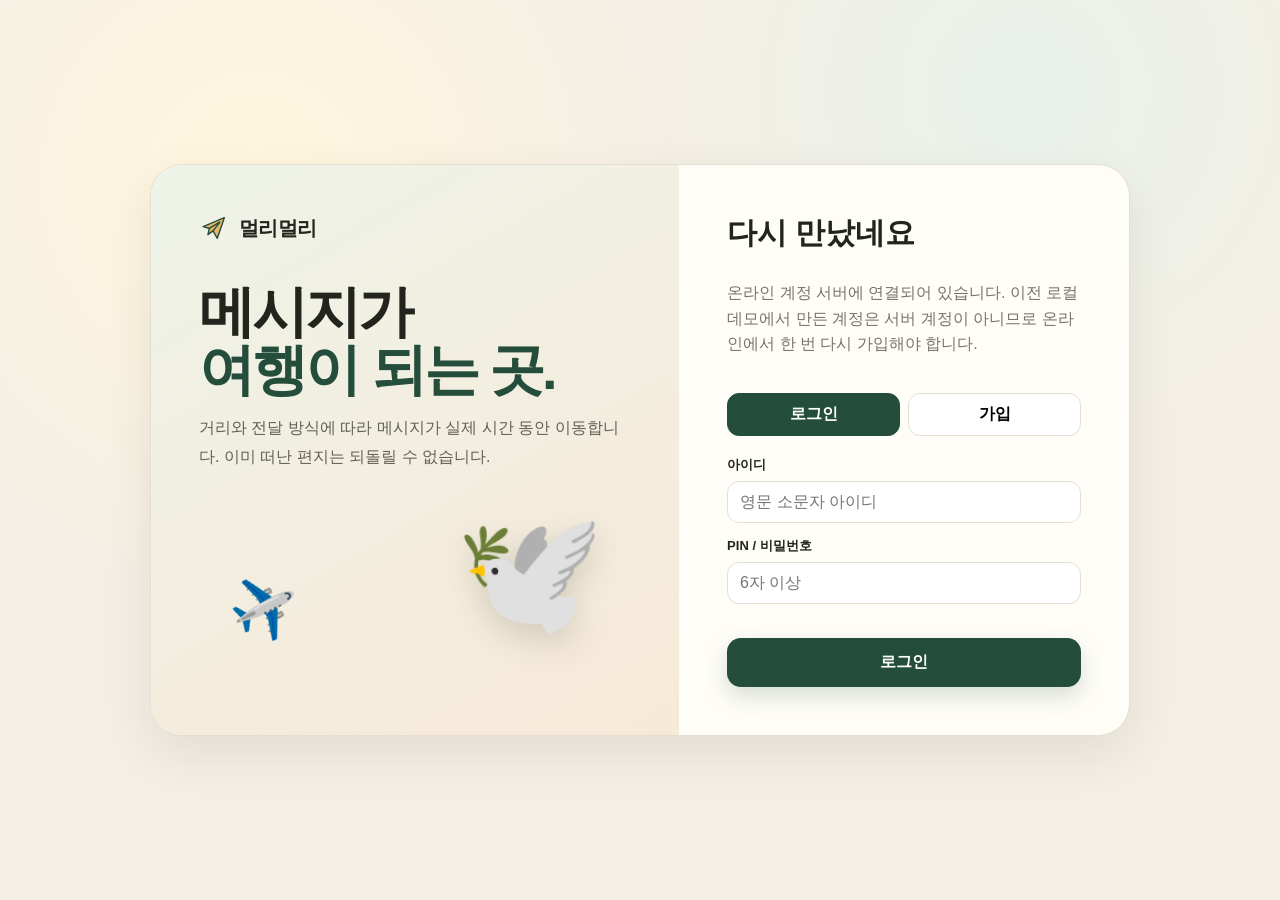
<file: docs/index.html>
<!doctype html>
<html lang="ko">
<head>
  <meta charset="UTF-8" />
  <meta name="viewport" content="width=device-width, initial-scale=1, viewport-fit=cover" />
  <title>멀리멀리 — 메시지가 여행이 되는 메신저</title>
  <meta name="description" content="비둘기, 곤충, 종이비행기, 열차, 타임캡슐 등 50가지 전달자를 골라 거리와 서비스 규칙만큼 실제 시간을 기다리는 메시지 서비스." />
  <meta name="theme-color" content="#f4efe5" />
  <meta name="application-name" content="멀리멀리" />
  <meta name="apple-mobile-web-app-title" content="멀리멀리" />
  <meta name="msapplication-TileColor" content="#f4efe5" />
  <meta name="msapplication-TileImage" content="./assets/mstile-150.png" />
  <meta name="color-scheme" content="light dark" />
  <link rel="canonical" href="https://USERNAME.github.io/REPOSITORY/" />
  <link rel="icon" href="./assets/favicon.ico" sizes="any" />
  <link rel="icon" href="./assets/favicon.svg" type="image/svg+xml" />
  <link rel="icon" href="./assets/favicon-16.png" sizes="16x16" type="image/png" />
  <link rel="icon" href="./assets/favicon-32.png" sizes="32x32" type="image/png" />
  <link rel="apple-touch-icon" href="./assets/apple-touch-icon.png" />
  <link rel="manifest" href="./manifest.webmanifest" />
  <meta property="og:title" content="멀리멀리 — 메시지가 여행이 되는 메신저" />
  <meta property="og:description" content="50가지 전달자 중 하나를 고르면 메시지가 거리, 최소 대기시간, 우회 계수에 따라 실제 시간 동안 여행합니다. 한 번 보낸 편지는 취소할 수 없습니다." />
  <meta property="og:type" content="website" />
  <meta property="og:url" content="https://USERNAME.github.io/REPOSITORY/" />
  <meta property="og:image" content="https://USERNAME.github.io/REPOSITORY/assets/og-image.png" />
  <meta property="og:site_name" content="멀리멀리" />
  <meta name="twitter:card" content="summary_large_image" />
  <meta name="twitter:title" content="멀리멀리 — 메시지가 여행이 되는 메신저" />
  <meta name="twitter:description" content="느리게, 멀리, 도착할 때까지. 50가지 전달자와 타임캡슐로 기다림 자체가 콘텐츠가 되는 메시지." />
  <meta name="twitter:image" content="https://USERNAME.github.io/REPOSITORY/assets/og-image.png" />
  <link rel="stylesheet" href="./styles.css?v=4.4.0" />
  <script type="application/ld+json">
  {"@context":"https://schema.org","@type":"WebApplication","name":"멀리멀리","applicationCategory":"CommunicationApplication","operatingSystem":"Any","description":"거리와 50가지 전달자 규칙을 기반으로 실제 도착 시간을 계산하는 지연 메시지 웹서비스"}
  </script>
  <meta name="mullimulli-build" content="4.4.0" />
</head>
<body>
  <a class="skip-link" href="#main">본문으로 바로가기</a>
  <div id="app"></div>
  <div id="toast-region" class="toast-region" aria-live="polite" aria-atomic="true"></div>
  <script src="./config.js?v=4.4.0"></script>
  <script src="./couriers.generated.js?v=4.4.0"></script>
  <script src="./app.js?v=4.4.0"></script>
</body>
</html>
</file>
<file: docs/styles.css>
:root{
  --bg:#f4efe5;--surface:#fffdf8;--surface-2:#f8f3e9;--ink:#24241f;--muted:#76746a;--line:#e6ded1;
  --primary:#244d3b;--primary-2:#396b55;--accent:#e9ba6e;--danger:#b84a3f;--success:#4c7a55;--info:#52739c;
  --radius-sm:12px;--radius-md:18px;--radius-lg:28px;--shadow:0 18px 48px rgba(58,43,24,.09);
  --space-1:6px;--space-2:10px;--space-3:14px;--space-4:18px;--space-5:24px;--space-6:32px;
  --font:Inter,ui-sans-serif,-apple-system,BlinkMacSystemFont,"Segoe UI","Noto Sans KR",Arial,sans-serif;
}
*{box-sizing:border-box}html{scroll-behavior:smooth}body{margin:0;font-family:var(--font);background:var(--bg);color:var(--ink)}button,input,textarea{font:inherit}button{cursor:pointer}.skip-link{position:fixed;left:12px;top:-60px;z-index:999;background:#111;color:#fff;padding:10px 14px;border-radius:10px}.skip-link:focus{top:12px}
.app-shell{min-height:100vh}.topbar{position:sticky;top:0;z-index:30;height:68px;display:flex;align-items:center;justify-content:space-between;padding:0 clamp(18px,4vw,64px);background:rgba(255,253,248,.9);backdrop-filter:blur(14px);border-bottom:1px solid rgba(230,222,209,.85)}
.brand{display:flex;align-items:center;gap:10px;font-weight:900;font-size:20px;letter-spacing:-.6px}.brand svg{width:30px;height:30px}.nav{display:flex;gap:6px}.nav button,.ghost{border:0;background:transparent;border-radius:999px;padding:10px 14px;color:var(--muted);font-weight:750}.nav button[aria-current="page"],.nav button:hover,.ghost:hover{color:var(--ink);background:var(--surface-2)}.profile-chip{display:flex;align-items:center;gap:9px;border:1px solid var(--line);background:var(--surface);border-radius:999px;padding:7px 10px 7px 8px}.avatar{width:34px;height:34px;border-radius:50%;display:grid;place-items:center;background:#e8dac4;font-size:19px}.status-dot{width:8px;height:8px;border-radius:50%;background:#5b9f66;box-shadow:0 0 0 3px #eaf6ec}
.main{max-width:1440px;margin:0 auto;padding:26px clamp(16px,4vw,58px) 100px}.hero{position:relative;overflow:hidden;display:grid;grid-template-columns:minmax(0,1.12fr) minmax(330px,.88fr);min-height:340px;background:linear-gradient(135deg,#fffdf8 0%,#f5ecdc 52%,#edf3ea 100%);border:1px solid var(--line);border-radius:32px;box-shadow:var(--shadow)}.hero-copy{padding:52px 46px;z-index:2}.hero h1{font-size:clamp(38px,5vw,72px);line-height:1.04;letter-spacing:-3px;margin:0 0 18px}.hero h1 span{color:var(--primary)}.hero p{max-width:620px;color:#666257;font-size:17px;line-height:1.75;margin:0}.hero-actions{display:flex;gap:10px;margin-top:26px}.btn{border:1px solid transparent;border-radius:14px;padding:13px 18px;font-weight:800;transition:.18s transform,.18s box-shadow,.18s background}.btn:focus-visible,.courier-card:focus-visible,.friend-row:focus-visible,input:focus-visible,textarea:focus-visible{outline:3px solid rgba(36,77,59,.25);outline-offset:2px}.btn-primary{background:var(--primary);color:#fff;box-shadow:0 9px 22px rgba(36,77,59,.18)}.btn-primary:hover{transform:translateY(-1px);background:var(--primary-2)}.btn-secondary{background:var(--surface);border-color:var(--line);color:var(--ink)}.btn-danger{background:#fff1ef;color:var(--danger);border-color:#f1cbc5}.hero-art{position:relative;display:grid;place-items:center}.flight-scene{width:min(390px,90%);aspect-ratio:1.25;position:relative}.bird{position:absolute;left:30%;top:23%;font-size:120px;filter:drop-shadow(0 16px 18px rgba(50,60,45,.16));transform:rotate(-8deg)}.envelope{position:absolute;left:47%;top:52%;font-size:62px;transform:rotate(8deg)}.paper{position:absolute;font-size:40px;opacity:.75}.paper.one{left:12%;top:32%;transform:rotate(14deg)}.paper.two{right:6%;top:15%;transform:rotate(-20deg)}.route-line{position:absolute;inset:20% 2% 6% 4%;border:3px dashed rgba(36,77,59,.24);border-left-color:transparent;border-bottom-color:transparent;border-radius:50%;transform:rotate(12deg)}.hero-stat{position:absolute;right:26px;bottom:24px;background:rgba(255,253,248,.91);border:1px solid var(--line);border-radius:18px;padding:14px 16px;box-shadow:var(--shadow);min-width:180px}.hero-stat b{font-size:24px;display:block;margin:4px 0;color:var(--primary)}
.layout{display:grid;grid-template-columns:minmax(0,1fr) 330px;gap:18px;margin-top:18px}.content-stack{display:grid;gap:18px}.side-stack{display:grid;gap:18px;align-content:start}.panel{background:var(--surface);border:1px solid var(--line);border-radius:var(--radius-lg);box-shadow:0 10px 30px rgba(58,43,24,.05);padding:22px}.panel-head{display:flex;align-items:center;justify-content:space-between;gap:12px;margin-bottom:16px}.panel h2,.panel h3{margin:0;letter-spacing:-.6px}.eyebrow{font-size:12px;color:var(--muted);font-weight:800;text-transform:uppercase;letter-spacing:.08em}.demo-badge{display:inline-flex;align-items:center;gap:6px;background:#fff3d9;color:#765a23;border:1px solid #edd39c;border-radius:999px;padding:7px 10px;font-size:12px;font-weight:850}
.courier-row{display:grid;grid-template-columns:repeat(7,minmax(116px,1fr));gap:10px;overflow-x:auto;padding-bottom:4px}.courier-card{border:1px solid var(--line);background:#fff;border-radius:18px;padding:14px 10px;min-height:150px;text-align:center;transition:.18s;border-color,.18s transform,.18s box-shadow;color:var(--ink)}.courier-card:hover{transform:translateY(-2px);box-shadow:0 8px 18px rgba(50,40,20,.07)}.courier-card.selected{border:2px solid var(--primary);background:#f5faf6}.courier-emoji{font-size:38px;display:block;margin-bottom:8px}.courier-name{font-weight:900}.courier-meta{font-size:12px;color:var(--muted);line-height:1.5}.courier-risk{font-size:11px;color:#9b6d35;margin-top:5px}.send-grid{display:grid;grid-template-columns:minmax(0,.9fr) minmax(0,1.1fr);gap:18px}.field{display:grid;gap:7px;margin-bottom:14px}.field label{font-size:13px;font-weight:800}.field input,.field textarea{width:100%;border:1px solid var(--line);border-radius:14px;background:#fff;padding:12px 13px;color:var(--ink)}.field textarea{min-height:138px;resize:vertical;line-height:1.55}.hint{font-size:12px;color:var(--muted);line-height:1.5}.friend-search-results{border:1px solid var(--line);border-radius:14px;overflow:hidden;background:#fff}.friend-row{display:flex;align-items:center;justify-content:space-between;gap:12px;width:100%;border:0;border-bottom:1px solid var(--line);background:#fff;padding:12px;text-align:left}.friend-row:last-child{border-bottom:0}.friend-row:hover{background:#faf7f1}.friend-main{display:flex;align-items:center;gap:10px}.friend-main .avatar{width:38px;height:38px}.friend-main strong{display:block}.friend-main small{color:var(--muted)}.estimate{background:#f7f3e9;border:1px solid var(--line);border-radius:18px;padding:16px;display:grid;gap:9px}.estimate-grid{display:grid;grid-template-columns:repeat(3,1fr);gap:8px}.metric{background:#fff;border:1px solid var(--line);border-radius:14px;padding:11px}.metric span{display:block;font-size:11px;color:var(--muted)}.metric b{display:block;margin-top:4px}.immutable-note{display:flex;gap:9px;align-items:flex-start;background:#fff5ee;border:1px solid #f0d7c5;border-radius:14px;padding:12px;color:#755844;font-size:13px;line-height:1.5}.send-footer{display:flex;justify-content:flex-end;align-items:center;gap:10px;margin-top:14px}.char-count{font-size:12px;color:var(--muted);margin-right:auto}
.journey-list{display:grid;gap:12px}.journey{border:1px solid var(--line);border-radius:18px;padding:15px;background:#fff}.journey-top{display:flex;justify-content:space-between;gap:12px;align-items:flex-start}.journey-title{display:flex;align-items:center;gap:10px}.journey-title .courier-emoji{font-size:28px;margin:0}.journey-title small{display:block;color:var(--muted);margin-top:3px}.pill{display:inline-flex;align-items:center;border-radius:999px;padding:6px 9px;font-size:11px;font-weight:850;white-space:nowrap}.pill.transit{background:#eaf0f7;color:#496887}.pill.delivered{background:#eaf4ea;color:#4d7451}.pill.failed{background:#fde8e6;color:#a1433b}.progress{height:8px;background:#eee8de;border-radius:999px;overflow:hidden;margin:14px 0 8px}.progress>i{display:block;height:100%;background:linear-gradient(90deg,var(--primary),#a3a74f);border-radius:inherit;transition:width .5s}.journey-meta{display:flex;justify-content:space-between;color:var(--muted);font-size:12px;gap:12px}.message-preview{margin-top:12px;padding:12px;border-radius:14px;background:#f8f4ec;line-height:1.55;font-size:13px;white-space:pre-wrap}.locked{filter:blur(4px);user-select:none}.empty{padding:38px 20px;text-align:center;color:var(--muted)}.empty .big{font-size:42px;margin-bottom:8px}.profile-card{display:flex;align-items:center;gap:12px}.profile-card .avatar{width:58px;height:58px;font-size:31px}.profile-card strong{font-size:18px;display:block}.profile-card small{color:var(--muted)}.location-box{margin-top:15px;background:#f7f3e9;border-radius:16px;padding:13px}.location-line{display:flex;align-items:center;justify-content:space-between;gap:10px}.friend-mini-list{display:grid;gap:8px}.friend-mini{display:flex;align-items:center;justify-content:space-between;padding:10px 0;border-bottom:1px solid var(--line)}.friend-mini:last-child{border-bottom:0}.friend-mini .left{display:flex;gap:9px;align-items:center}.friend-mini .avatar{width:34px;height:34px}.stats{display:grid;grid-template-columns:repeat(3,1fr);gap:8px}.stat{text-align:center;background:#f8f4ec;border-radius:14px;padding:12px 8px}.stat b{display:block;font-size:21px;color:var(--primary)}.stat span{font-size:11px;color:var(--muted)}.explain{line-height:1.75;color:#59574f}.explain strong{color:var(--ink)}.section-hidden{display:none!important}
.auth-wrap{min-height:100vh;display:grid;place-items:center;padding:28px;background:radial-gradient(circle at 20% 20%,#fff6dd,transparent 34%),radial-gradient(circle at 80% 10%,#e9f2eb,transparent 28%),var(--bg)}.auth-card{width:min(980px,100%);display:grid;grid-template-columns:1.08fr .92fr;background:var(--surface);border:1px solid var(--line);border-radius:32px;box-shadow:var(--shadow);overflow:hidden}.auth-visual{padding:48px;background:linear-gradient(150deg,#eef3e8,#f7e9d8);min-height:560px;position:relative;overflow:hidden}.auth-visual h1{font-size:56px;letter-spacing:-3px;margin:40px 0 16px;line-height:1.03}.auth-visual p{line-height:1.8;color:#625f55;max-width:480px}.auth-mascot{font-size:120px;position:absolute;right:14%;bottom:16%;filter:drop-shadow(0 12px 16px rgba(30,40,30,.16))}.auth-plane{font-size:48px;position:absolute;left:15%;bottom:17%;transform:rotate(18deg)}.auth-form{padding:48px;display:flex;flex-direction:column;justify-content:center}.auth-form h2{font-size:30px;margin:0 0 10px}.auth-form p{color:var(--muted);line-height:1.6}.auth-tabs{display:flex;gap:8px;margin:20px 0}.auth-tabs button{flex:1;border:1px solid var(--line);background:#fff;border-radius:12px;padding:10px;font-weight:800}.auth-tabs button.active{background:var(--primary);color:#fff;border-color:var(--primary)}.form-error{color:var(--danger);font-size:13px;min-height:20px}.demo-entry{margin-top:14px;padding-top:14px;border-top:1px solid var(--line)}
.toast-region{position:fixed;right:18px;bottom:18px;z-index:100;display:grid;gap:10px}.toast{background:#252721;color:#fff;border-radius:14px;padding:12px 14px;box-shadow:0 14px 30px rgba(0,0,0,.18);max-width:330px;animation:toastIn .25s ease}@keyframes toastIn{from{transform:translateY(8px);opacity:0}to{transform:none;opacity:1}}
.bottom-nav{display:none}.modal-backdrop{position:fixed;inset:0;background:rgba(24,22,19,.38);z-index:60;display:grid;place-items:center;padding:20px}.modal{width:min(520px,100%);background:var(--surface);border:1px solid var(--line);border-radius:24px;box-shadow:var(--shadow);padding:22px}.modal h3{margin:0 0 9px}.modal p{line-height:1.65;color:#5f5c53}.modal-actions{display:flex;justify-content:flex-end;gap:8px;margin-top:18px}
@media(max-width:1100px){.layout{grid-template-columns:1fr}.side-stack{grid-template-columns:repeat(3,1fr)}.hero{grid-template-columns:1fr .75fr}.hero-copy{padding:42px 34px}.send-grid{grid-template-columns:1fr}.courier-row{grid-template-columns:repeat(7,130px)}}
@media(max-width:820px){.topbar{height:60px}.nav{display:none}.profile-chip .profile-text{display:none}.main{padding:14px 12px 92px}.hero{grid-template-columns:1fr;min-height:auto}.hero-copy{padding:32px 24px 16px}.hero h1{font-size:44px;letter-spacing:-2px}.hero-art{min-height:210px}.flight-scene{width:270px}.bird{font-size:82px}.envelope{font-size:44px}.hero-stat{right:14px;bottom:12px}.layout{margin-top:12px;gap:12px}.panel{padding:17px;border-radius:22px}.side-stack{grid-template-columns:1fr}.courier-row{grid-template-columns:repeat(7,120px)}.estimate-grid{grid-template-columns:1fr 1fr}.auth-card{grid-template-columns:1fr}.auth-visual{min-height:330px;padding:30px}.auth-visual h1{font-size:42px;margin:24px 0 12px}.auth-mascot{font-size:80px;right:12%;bottom:8%}.auth-form{padding:30px}.bottom-nav{display:grid;grid-template-columns:repeat(5,1fr);position:fixed;left:10px;right:10px;bottom:10px;z-index:50;background:rgba(255,253,248,.94);backdrop-filter:blur(14px);border:1px solid var(--line);border-radius:18px;box-shadow:0 12px 32px rgba(34,29,20,.13);padding:6px}.bottom-nav button{border:0;background:transparent;border-radius:12px;padding:8px 4px;color:var(--muted);font-size:11px;font-weight:800}.bottom-nav button span{display:block;font-size:19px;margin-bottom:2px}.bottom-nav button.active{background:#f1ede3;color:var(--primary)}}
@media(max-width:430px){.brand span:last-child{display:none}.hero h1{font-size:38px}.hero p{font-size:15px}.hero-actions{flex-direction:column}.hero-art{min-height:190px}.panel-head{align-items:flex-start}.courier-row{grid-template-columns:repeat(7,108px)}.courier-card{min-height:140px;padding:12px 8px}.estimate-grid{grid-template-columns:1fr}.send-footer{flex-wrap:wrap}.send-footer .btn{width:100%}.stats{gap:5px}.stat{padding:10px 3px}.auth-form,.auth-visual{padding:24px}.auth-visual{min-height:280px}.auth-visual h1{font-size:36px}.journey-meta{flex-direction:column;gap:4px}}
@media(prefers-reduced-motion:reduce){*{scroll-behavior:auto!important;transition:none!important;animation:none!important}}
@media(prefers-color-scheme:dark){body.theme-system{--bg:#1d201d;--surface:#242824;--surface-2:#2c312c;--ink:#f1eee5;--muted:#aaa79e;--line:#3b413b;--primary:#9cc8aa;--primary-2:#b2d5bd}.theme-system .panel,.theme-system .courier-card,.theme-system .friend-row,.theme-system .field input,.theme-system .field textarea,.theme-system .metric,.theme-system .auth-card{background:var(--surface);color:var(--ink)}}
body.theme-dark{--bg:#1d201d;--surface:#242824;--surface-2:#2c312c;--ink:#f1eee5;--muted:#aaa79e;--line:#3b413b;--primary:#9cc8aa;--primary-2:#b2d5bd}.theme-dark .panel,.theme-dark .courier-card,.theme-dark .friend-row,.theme-dark .field input,.theme-dark .field textarea,.theme-dark .metric,.theme-dark .auth-card{background:var(--surface);color:var(--ink)}
/* Grid children must be allowed to shrink on narrow screens. */
.layout,.content-stack,.side-stack,.panel,.send-grid,.courier-row{min-width:0}
@media(max-width:1100px){.layout{grid-template-columns:minmax(0,1fr)}}
.hero-bird-img{position:absolute;inset:4% 0 0 0;width:100%;height:92%;object-fit:cover;border-radius:30px;mix-blend-mode:multiply;opacity:.96;filter:saturate(.9) contrast(.96)}
@media(max-width:820px){.hero-bird-img{inset:0;width:100%;height:100%;border-radius:24px}.route-line{opacity:.55}}

/* Distance catalog / demo recipient */
.panel-sub{margin:7px 0 0;color:var(--muted);font-size:13px;line-height:1.55}.panel-sub strong{color:var(--ink)}
.courier-toolbar{display:flex;align-items:center;justify-content:space-between;gap:12px;margin:-2px 0 14px;min-width:0}.courier-filters{display:flex;gap:7px;overflow-x:auto;padding:2px 2px 5px;min-width:0;scrollbar-width:thin}.filter-chip{flex:0 0 auto;border:1px solid var(--line);background:#fff;color:var(--muted);border-radius:999px;padding:8px 11px;font-size:12px;font-weight:800}.filter-chip:hover,.filter-chip.active{background:var(--primary);border-color:var(--primary);color:#fff}.courier-sort{display:flex;align-items:center;gap:8px;flex:0 0 auto;color:var(--muted);font-size:12px;font-weight:800}.courier-sort select{border:1px solid var(--line);border-radius:11px;background:#fff;color:var(--ink);padding:8px 28px 8px 9px}.courier-topline{display:flex;justify-content:space-between;align-items:center;gap:5px;min-height:21px;margin-bottom:4px}.courier-kind,.courier-match{font-size:9px;font-weight:900;border-radius:999px;padding:4px 6px;background:#f4efe5;color:#81786d}.courier-match{background:#e8f2e9;color:#4d7451}.courier-eta{font-size:12px;font-weight:900;color:var(--primary);margin-top:7px}.courier-range{font-size:10px;color:var(--muted);margin-top:4px;line-height:1.35}.courier-card{min-height:224px;display:flex;flex-direction:column;align-items:center}.courier-card .courier-emoji{margin-top:auto}.courier-card .courier-risk{margin-top:auto}.courier-card.recommended:not(.selected){box-shadow:inset 0 0 0 1px rgba(76,122,85,.16)}
.demo-recipient{margin-bottom:18px;padding:15px;border:1px dashed #c9b991;border-radius:18px;background:linear-gradient(135deg,#fbf6e9,#f3f7f0)}.demo-recipient-head{display:flex;align-items:center;justify-content:space-between;gap:16px}.demo-recipient-head p{margin:5px 0 0;color:var(--muted);font-size:12px;line-height:1.55;max-width:680px}.distance-presets{display:flex;flex-wrap:wrap;gap:7px;margin-top:13px;padding-top:12px;border-top:1px solid rgba(125,110,75,.15)}.selected-soft{border-color:var(--primary)!important;background:#edf4ef!important;color:var(--primary)!important}.system-tag{display:inline-block;margin-left:5px;padding:2px 5px;border-radius:999px;background:#edf4ef;color:var(--primary);font-size:8px;font-style:normal;vertical-align:2px}.system-note{font-size:11px;font-weight:800;color:var(--primary)}.empty.compact{padding:18px 14px}.empty.compact p{margin:4px 0 0}.btn:disabled{cursor:not-allowed;opacity:.46;transform:none!important;box-shadow:none}.friend-search-results:has(.empty:only-child){background:#fbfaf6}
@media(max-width:820px){.courier-toolbar{align-items:stretch;flex-direction:column}.courier-sort{justify-content:flex-end}.courier-row{grid-template-columns:repeat(7,132px)}.demo-recipient-head{align-items:flex-start;flex-direction:column}.demo-recipient-head .btn{width:100%}}
@media(max-width:430px){.courier-row{grid-template-columns:repeat(7,126px)}.courier-card{min-height:218px}.distance-presets{flex-wrap:nowrap;overflow-x:auto}.filter-chip{padding:8px 10px}.courier-sort{justify-content:space-between}.courier-sort select{flex:1}}

/* v3 profile + account discovery */
.connection-banner{display:grid;gap:5px;margin-bottom:18px;padding:13px 14px;border-radius:16px;border:1px solid var(--line);font-size:12px;line-height:1.55}.connection-banner strong{font-size:13px}.connection-banner.online{background:#edf6ef;border-color:#cfe1d2;color:#365e40}.connection-banner.local{background:#fff7e8;border-color:#ecd7a9;color:#745d2e}.search-field{margin-top:2px}.search-directory{background:var(--surface)}.section-title-row{display:flex;align-items:center;justify-content:space-between;margin:24px 0 8px}.friend-directory-row{display:flex;align-items:center;justify-content:space-between;gap:12px;padding:12px;border-bottom:1px solid var(--line);background:#fff}.friend-directory-row:last-child{border-bottom:0}.friend-profile-hit{min-width:0;display:flex;align-items:center;gap:11px;flex:1;border:0;background:transparent;text-align:left;padding:0;color:var(--ink)}.friend-profile-hit:hover .friend-copy strong{text-decoration:underline;text-underline-offset:3px}.friend-copy{min-width:0;display:block}.friend-copy strong,.friend-copy small,.friend-copy span{display:block}.friend-copy small{color:var(--muted);font-size:12px;margin-top:2px}.friend-copy span{color:var(--muted);font-size:12px;margin-top:5px;white-space:nowrap;overflow:hidden;text-overflow:ellipsis;max-width:520px}.friend-actions{display:flex;align-items:center;gap:7px;flex:0 0 auto}.compact-btn{padding:9px 12px;border-radius:11px;font-size:12px}.friend-state{display:inline-flex;padding:6px 9px;border-radius:999px;background:#eaf4eb;color:#4a7452;font-size:11px;font-weight:850}.muted-state{background:#f1eee8;color:var(--muted)}
.profile-bio{margin:5px 0 0;color:var(--muted);font-size:12px;line-height:1.45}.profile-settings-btn{width:100%;margin-top:14px}.privacy-summary{display:flex;gap:6px;flex-wrap:wrap;margin-top:9px}.privacy-summary span{font-size:10px;font-weight:800;color:var(--muted);background:var(--surface-2);border-radius:999px;padding:6px 8px}.profile-panel-actions{display:grid;grid-template-columns:1fr auto;gap:8px;margin-top:12px}.friend-mini-button{width:100%;border:0;background:transparent;color:var(--ink);text-align:left;cursor:pointer}.friend-mini-button:hover{background:var(--surface-2);border-radius:12px;padding-left:8px;padding-right:8px}.friend-mini small{display:block;color:var(--muted)}
.profile-modal{width:min(640px,100%);max-height:min(90vh,820px);overflow:auto}.modal-head{display:flex;align-items:flex-start;justify-content:space-between;gap:12px;margin-bottom:14px}.icon-close{border:0;background:var(--surface-2);color:var(--ink);width:36px;height:36px;border-radius:50%;font-size:23px;line-height:1}.profile-preview{display:flex;align-items:center;gap:14px;padding:15px;border-radius:18px;background:linear-gradient(135deg,#f8f1e4,#eef4ec);border:1px solid var(--line);margin-bottom:18px}.large-avatar{width:64px;height:64px;font-size:34px}.profile-preview strong{display:block;font-size:18px}.profile-preview small{display:block;color:var(--muted);margin-top:2px}.profile-preview p{margin:6px 0 0;color:var(--muted);font-size:13px}.avatar-picker{display:flex;flex-wrap:wrap;gap:8px}.avatar-option{width:42px;height:42px;border-radius:12px;border:1px solid var(--line);background:#fff;font-size:22px}.avatar-option:hover,.avatar-option.selected{border:2px solid var(--primary);background:#eff6f1;transform:translateY(-1px)}.profile-switches{display:grid;gap:8px;margin-top:8px}.switch-row{display:flex;align-items:center;justify-content:space-between;gap:16px;padding:12px 13px;border:1px solid var(--line);border-radius:14px;background:#fff}.switch-row span{display:block}.switch-row strong{display:block;font-size:13px}.switch-row small{display:block;color:var(--muted);font-size:11px;line-height:1.4;margin-top:3px}.switch-row input{width:20px;height:20px;accent-color:var(--primary);flex:0 0 auto}.public-profile-modal{width:min(480px,100%)}.public-profile-hero{text-align:center;padding:4px 18px 18px}.public-avatar{width:82px;height:82px;font-size:43px;margin:0 auto 12px}.public-profile-hero h3{font-size:24px;margin:0}.public-handle{margin:4px 0 0!important;color:var(--muted)!important}.public-bio{max-width:360px;margin:15px auto 0!important;background:var(--surface-2);border-radius:14px;padding:12px;white-space:pre-wrap}.muted-copy{color:var(--muted)!important}.public-profile-facts{display:grid;grid-template-columns:1fr 1fr;gap:8px}.public-profile-facts>div{border:1px solid var(--line);border-radius:14px;padding:12px;background:#fff}.public-profile-facts span{display:block;color:var(--muted);font-size:11px}.public-profile-facts strong{display:block;margin-top:5px;font-size:13px}
.theme-dark .friend-directory-row,.theme-dark .friend-profile-hit,.theme-dark .switch-row,.theme-dark .public-profile-facts>div,.theme-dark .avatar-option{background:var(--surface);color:var(--ink)}
@media(max-width:560px){.friend-directory-row{align-items:flex-start}.friend-actions{align-self:center}.friend-copy span{max-width:200px}.profile-panel-actions{grid-template-columns:1fr 1fr}.public-profile-facts{grid-template-columns:1fr}.switch-row{align-items:flex-start}.profile-modal{padding:18px}.avatar-option{width:40px;height:40px}.connection-banner span{font-size:11px}}

/* v3.7 online connection clarity */
.connection-chip{display:inline-flex;align-items:center;justify-content:center;min-height:34px;padding:0 11px;border:1px solid var(--border);border-radius:999px;font-size:12px;font-weight:800;white-space:nowrap}
.connection-chip.is-online{background:#eef8ef;color:#176338;border-color:#cfe8d4}
.connection-chip.is-local{background:#fff6df;color:#8a5b16;border-color:#eed7a4}
.route-refresh{margin-top:10px;border:0;background:transparent;color:var(--primary);font:inherit;font-size:13px;font-weight:800;cursor:pointer;text-decoration:underline;text-underline-offset:3px}
.route-refresh:disabled{opacity:.55;cursor:wait}
.send-block-reason{margin-top:10px;padding:10px 12px;border-radius:12px;background:#fff7e8;color:#7b5018;border:1px solid #f0dbb5;font-weight:700}
@media (max-width:900px){.connection-chip{display:none}}

/* v3.8 send workspace redesign: message + courier + countdown in one view */
.main{padding-top:20px}.hero{min-height:250px;grid-template-columns:minmax(0,1.15fr) minmax(330px,.85fr)}.hero-copy{padding:38px 42px}.hero h1{font-size:clamp(38px,4.3vw,62px);margin-bottom:14px}.hero p{font-size:15px;line-height:1.7;max-width:650px}.hero-actions{margin-top:20px}.flight-scene{width:min(350px,88%)}.hero-bird-img{max-height:240px}.hero-stat{right:20px;bottom:18px;min-width:155px;padding:12px 14px}
.layout{grid-template-columns:minmax(0,1fr) 300px;gap:18px}.content-stack{min-width:0}.panel-sub{margin:7px 0 0;color:var(--muted);font-size:13px;line-height:1.55}
.send-workspace{padding:24px}.workspace-head{display:flex;align-items:flex-start;justify-content:space-between;gap:18px;margin-bottom:18px}.workspace-head h2{font-size:27px;letter-spacing:-1px;margin:3px 0 4px}.workspace-head p{margin:0;color:var(--muted);font-size:13px}.compose-layout{display:grid;grid-template-columns:minmax(300px,.82fr) minmax(0,1.18fr);gap:18px;align-items:stretch}.compose-card,.courier-picker{border:1px solid var(--line);background:#fff;border-radius:22px;min-width:0}.compose-card{padding:18px;display:grid;gap:18px}.compose-step{display:grid;gap:10px}.compose-step+.compose-step{padding-top:16px;border-top:1px solid var(--line)}.step-title{display:flex;align-items:center;gap:9px;color:var(--ink)}.step-title>span{width:25px;height:25px;border:2px solid var(--primary);border-radius:50%;display:grid;place-items:center;color:var(--primary);font-size:12px;font-weight:900;flex:0 0 auto}.step-title strong{font-size:16px;letter-spacing:-.35px}.compose-card .field{margin:0}.compose-card textarea{min-height:166px}.compose-tools{display:flex;justify-content:space-between;align-items:center;gap:12px;margin-top:7px}.compact-results{max-height:164px;overflow:auto}.compact-results .friend-row{padding:10px 11px}.compact-results .avatar{width:34px;height:34px}
.courier-picker{padding:18px;display:flex;flex-direction:column;gap:12px;overflow:hidden}.courier-title{margin-bottom:1px}.courier-quickbar{display:flex;align-items:center;justify-content:space-between;gap:12px;color:var(--muted);font-size:12px}.text-button{border:0;background:transparent;color:var(--primary);font-weight:850;padding:6px 0;cursor:pointer}.text-button:hover{text-decoration:underline;text-underline-offset:3px}.courier-row{display:grid;grid-template-columns:repeat(3,minmax(0,1fr));gap:10px;overflow:visible;padding:0}.courier-card{min-height:172px;padding:12px 10px;position:relative}.courier-card .courier-emoji{font-size:38px;margin:8px 0 7px}.courier-card .courier-meta{font-size:11px;min-height:17px}.courier-card-footer{display:flex;align-items:center;justify-content:center;gap:11px;margin-top:auto;padding-top:9px;color:var(--muted);font-size:11px;font-weight:750}.courier-card.selected{box-shadow:0 10px 24px rgba(36,77,59,.11)}.courier-expanded-head{display:grid;grid-template-columns:minmax(0,1fr) auto auto;gap:10px;align-items:center}.courier-picker.is-expanded .courier-row{grid-template-columns:repeat(4,minmax(118px,1fr));max-height:520px;overflow:auto;padding-right:4px}.courier-picker.is-expanded .courier-card{min-height:166px}.courier-picker.is-expanded .courier-filters{display:flex;gap:6px;overflow-x:auto;padding-bottom:3px}.courier-picker.is-expanded .filter-chip{white-space:nowrap}
.delivery-summary{display:grid;grid-template-columns:minmax(220px,1.05fr) .62fr 1.15fr;border:1px solid var(--line);border-radius:20px;background:linear-gradient(135deg,#faf7ef,#f4f7f1);margin-top:16px;overflow:hidden}.delivery-summary>div{padding:15px 17px;min-width:0}.delivery-summary>div+div{border-left:1px solid var(--line)}.selected-courier-summary{display:flex;align-items:center;gap:12px}.selected-courier-summary .courier-emoji{font-size:38px;margin:0}.selected-courier-summary strong,.delivery-time-cell strong{display:block;margin-top:3px;font-size:17px}.selected-courier-summary small,.delivery-time-cell small{display:block;margin-top:4px;color:var(--muted);font-size:11px}.summary-label{display:block;color:var(--muted);font-size:10px;font-weight:850;letter-spacing:.04em}.delivery-time-cell .dday{font-size:25px;color:var(--primary);letter-spacing:-.7px}.arrival-cell strong{font-size:14px;line-height:1.35}.send-action-row{display:flex;align-items:center;justify-content:space-between;gap:14px;margin-top:14px}.immutable-inline{display:flex;align-items:center;gap:8px;color:#6d604e;font-size:12px;min-width:0}.immutable-inline .route-refresh{margin:0 0 0 7px}.send-main-btn{min-width:210px;padding:15px 24px;font-size:15px}.compact-demo{margin:0 0 16px}.compact-demo .distance-presets{padding-top:9px;margin-top:9px}
.journey-overview{margin-top:18px}.section-inline-head{display:flex;align-items:flex-end;justify-content:space-between;gap:16px;margin:0 2px 10px}.section-inline-head h2{font-size:20px;margin:3px 0 0;letter-spacing:-.6px}.journey-overview-grid{display:grid;grid-template-columns:repeat(3,minmax(0,1fr));gap:10px}.journey{display:grid;grid-template-columns:minmax(0,1fr) 150px;gap:0;border:1px solid var(--line);border-radius:18px;background:#fff;overflow:hidden}.journey-main{padding:15px}.journey-countdown{display:flex;flex-direction:column;align-items:center;justify-content:center;text-align:center;padding:14px;background:#f2f7ef;border-left:1px solid var(--line)}.journey-countdown strong{font-size:24px;color:var(--primary);line-height:1}.journey-countdown span{font-size:10px;color:var(--muted);margin-top:8px}.journey-countdown b{font-size:13px;color:var(--primary);margin-top:4px}.journey-top{margin-bottom:9px}.journey-title{min-width:0}.journey-title .courier-emoji{font-size:32px}.journey-title strong{font-size:14px}.journey-title small{display:block;color:var(--muted);font-size:11px;margin-top:3px;white-space:nowrap;overflow:hidden;text-overflow:ellipsis}.progress-row{display:grid;grid-template-columns:minmax(0,1fr) 38px;align-items:center;gap:8px}.progress-row strong{font-size:10px;color:var(--muted);text-align:right}.journey-dates{display:flex;justify-content:space-between;gap:12px;margin-top:7px;color:var(--muted);font-size:10px}.journey-compact{grid-template-columns:minmax(0,1fr) 105px}.journey-compact .journey-main{padding:13px}.journey-compact .journey-countdown{padding:12px 8px}.journey-compact .journey-countdown strong{font-size:20px}.journey-compact .journey-countdown b{font-size:11px}.journey-compact .journey-dates{font-size:9px}.journey-list-rich .journey{grid-template-columns:minmax(0,1fr) 170px}.journey-list-rich .journey-main{padding:18px}.message-preview{margin-top:12px}
.confirm-arrival{display:grid;gap:4px;margin:14px 0;padding:14px;border:1px solid var(--line);border-radius:14px;background:#f3f7f1}.confirm-arrival strong{font-size:24px;color:var(--primary)}.confirm-arrival span{font-size:12px;color:var(--muted)}.confirm-arrival b{font-size:13px}

@media(max-width:1180px){.layout{grid-template-columns:minmax(0,1fr)}.side-stack{display:grid;grid-template-columns:repeat(3,minmax(0,1fr))}.compose-layout{grid-template-columns:minmax(290px,.9fr) minmax(0,1.1fr)}.journey-overview-grid{grid-template-columns:1fr}.courier-picker.is-expanded .courier-row{grid-template-columns:repeat(3,minmax(118px,1fr))}}
@media(max-width:900px){.main{padding:14px 14px 92px}.topbar{height:64px;padding:0 16px}.hero{min-height:225px;grid-template-columns:1fr 42%;border-radius:24px}.hero-copy{padding:28px 24px}.hero h1{font-size:clamp(34px,6vw,48px);letter-spacing:-2px}.hero p{font-size:13px}.hero-actions{margin-top:14px}.flight-scene{width:100%}.hero-bird-img{max-height:205px}.hero-stat{display:none}.compose-layout{grid-template-columns:1fr}.workspace-head .connection-chip{display:inline-flex}.courier-row{grid-template-columns:repeat(3,minmax(132px,1fr));overflow-x:auto;padding-bottom:5px}.courier-picker.is-expanded .courier-row{grid-template-columns:repeat(3,minmax(132px,1fr));overflow:auto}.delivery-summary{grid-template-columns:1fr 1fr}.delivery-summary .selected-courier-summary{grid-column:1/-1}.delivery-summary>div+div{border-left:1px solid var(--line)}.delivery-summary .selected-courier-summary+div{border-left:0;border-top:1px solid var(--line)}.delivery-summary .arrival-cell{border-top:1px solid var(--line)}.send-action-row{align-items:stretch;flex-direction:column}.send-main-btn{width:100%}.immutable-inline{flex-wrap:wrap}.side-stack{grid-template-columns:1fr}.journey-overview-grid{grid-template-columns:1fr}.journey{grid-template-columns:minmax(0,1fr) 128px}.journey-list-rich .journey{grid-template-columns:minmax(0,1fr) 145px}}
@media(max-width:650px){.topbar .brand span{font-size:19px}.profile-chip{max-width:132px}.profile-text small{display:none!important}.hero{display:block;min-height:255px}.hero-copy{padding:27px 20px 115px}.hero h1{font-size:34px;line-height:1.08;letter-spacing:-1.6px}.hero p{max-width:66%;font-size:12px;line-height:1.6}.hero-actions{display:none}.hero-art{position:absolute;right:-10px;bottom:-8px;width:58%;height:190px}.flight-scene{width:100%;height:100%;aspect-ratio:auto}.hero-bird-img{max-height:180px;max-width:100%}.route-line,.paper{display:none}.send-workspace{padding:14px;border-radius:22px}.workspace-head{margin-bottom:13px}.workspace-head h2{font-size:21px}.workspace-head p{font-size:11px}.workspace-head .connection-chip{display:none}.compose-card,.courier-picker{border-radius:18px;padding:14px}.compose-card{gap:14px}.compose-card textarea{min-height:150px}.compose-tools .hint{font-size:10px;max-width:75%}.courier-quickbar span{display:none}.courier-row{grid-template-columns:repeat(4,148px);gap:9px}.courier-card{min-height:166px}.courier-card .courier-emoji{font-size:36px}.courier-picker.is-expanded .courier-expanded-head{grid-template-columns:1fr auto}.courier-picker.is-expanded .courier-filters{grid-column:1/-1;grid-row:2}.courier-picker.is-expanded .courier-row{grid-template-columns:repeat(2,minmax(0,1fr));max-height:460px}.delivery-summary{margin-top:12px;border-radius:17px}.delivery-summary>div{padding:13px}.delivery-summary .selected-courier-summary{gap:9px}.selected-courier-summary .courier-emoji{font-size:34px}.delivery-time-cell .dday{font-size:22px}.arrival-cell strong{font-size:13px}.immutable-inline{font-size:11px}.section-inline-head h2{font-size:18px}.journey-overview{margin-top:15px}.journey,.journey-compact,.journey-list-rich .journey{grid-template-columns:minmax(0,1fr) 98px;border-radius:16px}.journey-main,.journey-compact .journey-main,.journey-list-rich .journey-main{padding:12px}.journey-countdown,.journey-compact .journey-countdown{padding:10px 5px}.journey-countdown strong{font-size:18px}.journey-countdown b{font-size:10px;line-height:1.3}.journey-title .courier-emoji{font-size:28px}.journey-title strong{font-size:13px}.journey-title small{font-size:10px}.journey-dates{display:grid;gap:2px;font-size:9px}.progress-row{grid-template-columns:minmax(0,1fr) 30px}.side-stack{display:none}.compact-demo .demo-recipient-head{gap:9px}.compact-demo .demo-recipient-head p{font-size:10px}.compact-demo .btn{padding:10px 12px}.bottom-nav{display:grid}}
@media(max-width:380px){.hero p{max-width:72%}.courier-row{grid-template-columns:repeat(4,142px)}.delivery-summary{grid-template-columns:1fr}.delivery-summary .selected-courier-summary{grid-column:auto}.delivery-summary>div+div,.delivery-summary .selected-courier-summary+div,.delivery-summary .arrival-cell{border-left:0;border-top:1px solid var(--line)}.journey,.journey-compact,.journey-list-rich .journey{grid-template-columns:minmax(0,1fr) 86px}.journey-countdown strong{font-size:16px}}
.journey-overview-grid{grid-template-columns:repeat(auto-fit,minmax(300px,1fr))}
@media(max-width:650px){.journey-overview-grid{grid-template-columns:1fr}}


/* v3.9 journey timeline: explicit departure/arrival year, date, time and D-Day */
.journey-time-grid{display:grid;grid-template-columns:minmax(0,1fr) 92px minmax(0,1fr);align-items:stretch;gap:10px;margin-top:12px;padding:11px;border:1px solid #eee5d8;border-radius:15px;background:#fbf8f2}.journey-time-point{min-width:0;padding:4px 5px}.journey-time-point .time-kicker{display:block;font-size:10px;font-weight:850;color:var(--muted);margin-bottom:5px}.journey-time-point strong{display:block;font-size:13px;line-height:1.35;color:var(--ink);white-space:nowrap}.journey-time-point b{display:block;margin-top:3px;font-size:13px;color:var(--primary);font-weight:900}.journey-time-point.arrival{padding-left:9px;border-left:2px solid #dfe9d8}.journey-route-arrow{display:flex;flex-direction:column;justify-content:center;align-items:center;text-align:center;color:var(--primary)}.journey-route-arrow span{font-size:18px;font-weight:900;line-height:1}.journey-route-arrow small{display:block;margin-top:5px;font-size:9px;color:var(--muted);line-height:1.35;white-space:nowrap}.journey-countdown .countdown-kicker{font-size:10px;font-weight:850;color:var(--muted);margin:0 0 6px}.journey-countdown>small{display:block;margin-top:9px;padding-top:8px;border-top:1px solid rgba(34,82,61,.13);font-size:9px;line-height:1.45;color:#5c715f}.journey-list-rich .journey{grid-template-columns:minmax(0,1fr) 185px}.journey-list-rich .journey-countdown strong{font-size:28px}.journey-list-rich .journey-countdown b{font-size:14px}.journey-list-rich .journey-countdown>small{font-size:10px}.journey-compact .journey-time-grid{grid-template-columns:1fr;gap:6px;padding:8px}.journey-compact .journey-route-arrow{display:none}.journey-compact .journey-time-point{padding:2px 3px}.journey-compact .journey-time-point.arrival{padding:6px 3px 2px;border-left:0;border-top:1px solid #e7dfd2}.journey-compact .journey-time-point strong,.journey-compact .journey-time-point b{font-size:10px}.journey-compact .journey-time-point .time-kicker{font-size:9px;margin-bottom:2px}
@media(max-width:900px){.journey-list-rich .journey{grid-template-columns:minmax(0,1fr) 155px}.journey-time-grid{grid-template-columns:minmax(0,1fr) 70px minmax(0,1fr)}.journey-route-arrow small{white-space:normal}.journey-time-point strong{white-space:normal}}
@media(max-width:650px){.journey,.journey-compact,.journey-list-rich .journey{grid-template-columns:1fr}.journey-countdown,.journey-compact .journey-countdown{border-left:0;border-top:1px solid var(--line);display:grid;grid-template-columns:auto auto 1fr;grid-template-rows:auto auto;align-items:center;justify-content:stretch;text-align:left;column-gap:10px;row-gap:2px;padding:12px 14px}.journey-countdown .countdown-kicker{grid-column:1;margin:0;font-size:9px}.journey-countdown>strong{grid-column:1;grid-row:2;font-size:22px!important}.journey-countdown>span:not(.countdown-kicker){grid-column:2;grid-row:1;margin:0;font-size:9px}.journey-countdown>b{grid-column:2;grid-row:2;margin:0;font-size:12px!important}.journey-countdown>small{grid-column:3;grid-row:1/3;margin:0;padding:0 0 0 10px;border-top:0;border-left:1px solid rgba(34,82,61,.13);text-align:right;font-size:9px!important}.journey-time-grid{grid-template-columns:1fr 42px 1fr;gap:6px;padding:9px}.journey-time-point{padding:3px 2px}.journey-time-point.arrival{padding-left:6px}.journey-time-point strong{font-size:11px;white-space:normal}.journey-time-point b{font-size:11px}.journey-route-arrow small{display:none}.journey-route-arrow span{font-size:15px}.journey-compact .journey-time-grid{grid-template-columns:1fr 1fr;gap:7px}.journey-compact .journey-time-point.arrival{padding:2px 3px 2px 7px;border-top:0;border-left:1px solid #e7dfd2}.journey-compact .journey-countdown{display:grid}}
@media(max-width:390px){.journey-time-grid{grid-template-columns:1fr;gap:5px}.journey-route-arrow{display:none}.journey-time-point.arrival{padding:7px 2px 2px;border-left:0;border-top:1px solid #e7dfd2}.journey-countdown>small{font-size:8px!important}.journey-compact .journey-time-grid{grid-template-columns:1fr}.journey-compact .journey-time-point.arrival{padding:7px 3px 2px;border-left:0;border-top:1px solid #e7dfd2}}

/* v4.0 — concept-aligned dashboard. The send flow and journey cards match design/concept-v3.8-desktop.png. */
:root{--page-max:1580px}
.main{max-width:var(--page-max);padding:22px 32px 96px}
.topbar{height:72px;padding:0 max(32px,calc((100vw - 1540px)/2));gap:18px}
.topbar .brand{min-width:180px}.topbar .nav{margin-inline:auto}.topbar .nav button{padding:11px 17px}.topbar .nav button[aria-current="page"]{background:transparent;color:var(--primary);box-shadow:inset 0 -2px var(--primary);border-radius:0}
.connection-chip{font-size:10px;min-height:28px;padding:0 9px}.profile-chip{min-width:146px;justify-content:flex-start}
.hero{min-height:212px;grid-template-columns:minmax(0,1fr) 46%;border-radius:24px;background:linear-gradient(180deg,#fffdf9 0%,#f9f2e6 68%,#eef3e8 100%);box-shadow:0 9px 30px rgba(58,43,24,.06)}
.hero-copy{padding:38px 42px;display:flex;flex-direction:column;justify-content:center}.hero h1{font-size:clamp(34px,3.25vw,52px);line-height:1.08;letter-spacing:-2px;margin:0 0 13px;white-space:nowrap}.hero h1 span{color:#1f6548}.hero p{max-width:690px;font-size:13px;line-height:1.7;color:#6f6b61}.hero-art{min-height:212px;overflow:hidden}.flight-scene{width:100%;height:100%;aspect-ratio:auto}.hero-bird-img{position:absolute;right:9%;bottom:-22px;max-height:258px;max-width:82%;object-fit:contain;filter:drop-shadow(0 14px 20px rgba(60,56,38,.11))}.hero .route-line{inset:20% 8% 7% 12%;opacity:.55}.hero .paper.two{right:9%;top:17%;font-size:28px}
.layout{grid-template-columns:minmax(0,1fr) 300px;gap:18px;margin-top:14px}.content-stack{gap:14px}.side-stack{gap:14px}.panel{border-radius:22px;box-shadow:0 7px 22px rgba(58,43,24,.045)}
.send-workspace{padding:17px 18px 14px}.send-workspace .workspace-head{display:none}.send-workspace>.compact-demo{margin-top:0}
.compose-layout{grid-template-columns:minmax(330px,.72fr) minmax(0,1.28fr);gap:15px;align-items:stretch}.compose-card,.courier-picker{border-radius:17px;border-color:#eadfce;box-shadow:none}.compose-card{padding:15px;gap:14px}.compose-step{gap:8px}.compose-step+.compose-step{padding-top:13px}.step-title>span{width:23px;height:23px;font-size:11px}.step-title strong{font-size:14px}.field input,.field textarea{border-radius:12px;padding:11px 12px}.compose-card textarea{min-height:122px}.compose-tools{margin-top:5px}.compact-results{max-height:130px}.compact-results .friend-row{padding:9px 10px}.compact-results .friend-main .avatar{width:31px;height:31px}
.courier-picker{padding:15px;gap:9px}.courier-quickbar{min-height:27px}.courier-row{grid-template-columns:repeat(6,minmax(104px,1fr));gap:8px}.courier-card{min-height:142px;border-radius:15px;padding:9px 7px}.courier-card .courier-topline{min-height:17px}.courier-card .courier-emoji{font-size:35px;margin:5px 0 4px}.courier-card .courier-name{font-size:12px}.courier-card .courier-meta{font-size:9px;min-height:14px;white-space:nowrap;overflow:hidden;text-overflow:ellipsis}.courier-card-footer{gap:7px;padding-top:6px;font-size:9px}.courier-kind,.courier-match{font-size:8px!important;padding:3px 5px!important}.courier-picker.is-expanded .courier-row{grid-template-columns:repeat(5,minmax(108px,1fr));max-height:500px}
.delivery-summary{grid-template-columns:minmax(220px,1.45fr) .55fr .75fr 1fr 130px;border-radius:16px;margin-top:13px;background:#fbfaf5}.delivery-summary>div{padding:12px 14px}.delivery-summary>div+div{border-left:1px solid #eae1d5}.selected-courier-summary{gap:10px}.selected-courier-summary .courier-emoji{font-size:34px}.selected-courier-summary strong,.delivery-time-cell strong{font-size:14px}.selected-courier-summary small,.delivery-time-cell small{font-size:9px}.summary-label{font-size:9px}.delivery-time-cell .dday{font-size:24px}.arrival-cell strong{font-size:11px;line-height:1.35}.arrival-cell small{font-size:11px;color:var(--primary);font-weight:850}.delivery-submit-cell{display:flex!important;align-items:stretch!important;padding:7px!important}.delivery-submit-cell .send-main-btn{min-width:0;width:100%;padding:10px 8px;border-radius:12px;font-size:12px;line-height:1.35}.bottom-rule{margin-top:9px;padding:0 3px;font-size:10px}.bottom-rule .route-refresh{font-size:10px}.send-block-reason{margin-top:8px}
.journey-overview{margin-top:16px}.section-inline-head{align-items:center;margin:0 3px 9px}.section-inline-head .eyebrow{display:none}.section-inline-head h2{font-size:18px}.journey-overview-grid{grid-template-columns:repeat(3,minmax(0,1fr));gap:10px}
.journey-compact{position:relative;display:grid!important;grid-template-columns:minmax(0,1fr) 105px!important;grid-template-rows:auto auto auto;border-radius:16px;padding:12px 116px 11px 12px!important;min-height:132px;overflow:hidden}.compact-journey-head{display:flex;align-items:center;gap:9px;grid-column:1}.compact-journey-head .courier-emoji{font-size:38px;margin:0}.compact-journey-head>div{min-width:0}.compact-journey-head strong{display:block;font-size:13px}.compact-journey-head small{display:block;margin-top:2px;font-size:9px;color:var(--muted);white-space:nowrap;overflow:hidden;text-overflow:ellipsis}.compact-journey-head .pill{margin-left:auto;font-size:8px;padding:4px 6px}.compact-progress{display:grid;grid-template-columns:1fr 28px;gap:6px;align-items:center;margin:8px 0 6px}.compact-progress .progress{margin:0;height:6px}.compact-progress span{font-size:9px;color:var(--muted)}.compact-journey-times{display:grid;grid-template-columns:1fr 1fr;gap:8px;font-size:8px;color:var(--muted)}.compact-journey-times span{display:grid;gap:2px}.compact-journey-times b{font-size:8px;color:#5d675d}.compact-dday{position:absolute;right:0;top:0;bottom:0;width:105px;background:#f2f7ed;border-left:1px solid var(--line);display:flex;flex-direction:column;justify-content:center;align-items:center;text-align:center}.compact-dday strong{font-size:22px;color:var(--primary)}.compact-dday span{font-size:8px;color:var(--muted);margin-top:7px}.compact-dday b{font-size:11px;color:var(--primary);margin-top:3px;line-height:1.35}
.journey-list-rich .journey{grid-template-columns:minmax(0,1fr) 190px}.journey-list-rich .journey-main{padding:17px}.journey-list-rich .journey-countdown{padding:15px}.journey-list-rich .journey-countdown strong{font-size:30px}
.side-stack .panel{padding:18px}.profile-card .avatar{width:52px;height:52px}.profile-card strong{font-size:16px}.profile-settings-btn{margin-top:12px}.location-box{margin-top:12px}.friend-mini{padding:8px 0}.stats .stat{padding:10px 6px}.site-footer{display:flex;align-items:center;justify-content:space-between;gap:18px;margin-top:16px;padding:14px 4px 0;color:var(--muted);font-size:10px}.site-footer span:first-child{display:flex;align-items:center;gap:6px;color:var(--ink);font-weight:850}.site-footer svg{width:20px;height:20px}

@media(max-width:1180px){.main{padding-inline:20px}.layout{grid-template-columns:minmax(0,1fr) 260px}.side-stack{display:grid;grid-template-columns:1fr}.compose-layout{grid-template-columns:minmax(300px,.82fr) minmax(0,1.18fr)}.courier-row{grid-template-columns:repeat(3,minmax(118px,1fr))}.journey-overview-grid{grid-template-columns:repeat(2,minmax(0,1fr))}}
@media(max-width:900px){.topbar{padding:0 16px}.connection-chip{display:none}.main{padding:14px 14px 92px}.hero{min-height:205px;grid-template-columns:1fr 44%}.hero-copy{padding:28px 24px}.hero h1{font-size:38px;white-space:normal}.hero p{font-size:12px}.hero-art{min-height:205px}.hero-bird-img{max-height:210px}.layout{grid-template-columns:1fr}.side-stack{display:none}.compose-layout{grid-template-columns:1fr}.courier-row{grid-template-columns:repeat(6,142px);overflow-x:auto}.courier-picker.is-expanded .courier-row{grid-template-columns:repeat(3,minmax(120px,1fr));overflow:auto}.delivery-summary{grid-template-columns:1.25fr .55fr .8fr 1fr 120px}.journey-overview-grid{grid-template-columns:1fr}.site-footer{display:none}}
@media(max-width:650px){.topbar{height:64px}.topbar .nav{display:none}.topbar .brand{min-width:0}.profile-chip{min-width:0;max-width:150px}.hero{display:block;min-height:225px;border-radius:20px}.hero-copy{padding:27px 20px 112px}.hero h1{font-size:30px;line-height:1.12;letter-spacing:-1.3px}.hero p{max-width:60%;font-size:11px;line-height:1.55}.hero-art{position:absolute;right:-6px;bottom:-5px;width:58%;height:172px;min-height:0}.hero-bird-img{right:0;bottom:-10px;max-height:170px;max-width:100%}.hero .route-line,.hero .paper{display:none}.send-workspace{padding:12px;border-radius:19px}.compose-card,.courier-picker{padding:13px;border-radius:15px}.compose-card textarea{min-height:135px}.courier-row{grid-template-columns:repeat(6,145px);gap:8px}.courier-card{min-height:150px}.courier-picker.is-expanded .courier-row{grid-template-columns:repeat(2,minmax(0,1fr));max-height:450px}.delivery-summary{grid-template-columns:1fr 1fr;margin-top:10px}.delivery-summary .selected-courier-summary{grid-column:1/-1}.delivery-summary .arrival-cell{grid-column:1/-1}.delivery-summary .delivery-submit-cell{grid-column:1/-1;border-left:0!important;border-top:1px solid var(--line);padding:8px!important}.delivery-summary>div+div{border-left:1px solid var(--line)}.delivery-summary .selected-courier-summary+div{border-left:0;border-top:1px solid var(--line)}.delivery-summary .arrival-cell{border-left:0;border-top:1px solid var(--line)}.delivery-submit-cell .send-main-btn{font-size:14px;padding:13px}.bottom-rule{font-size:9px;flex-wrap:wrap}.journey-overview{margin-top:14px}.section-inline-head h2{font-size:17px}.journey-overview-grid{grid-template-columns:1fr}.journey-compact{padding:11px 95px 10px 11px!important;min-height:125px}.compact-dday{width:92px}.compact-dday strong{font-size:20px}.compact-journey-times{grid-template-columns:1fr;gap:3px}.journey-list-rich .journey{grid-template-columns:1fr}.journey-countdown{border-left:0;border-top:1px solid var(--line)}.bottom-nav{display:grid}}
@media(max-width:390px){.hero p{max-width:66%}.courier-row{grid-template-columns:repeat(6,138px)}.delivery-summary{grid-template-columns:1fr 1fr}.delivery-time-cell strong{font-size:12px}.journey-compact{padding-right:88px!important}.compact-dday{width:85px}}
/* v4.0 final visual polish */
.hero-bird-img{right:0;bottom:0;width:100%;height:100%;max-width:none;max-height:none;object-fit:cover;object-position:center;filter:none;-webkit-mask-image:linear-gradient(to right,transparent 0%,rgba(0,0,0,.72) 13%,#000 28%,#000 100%);mask-image:linear-gradient(to right,transparent 0%,rgba(0,0,0,.72) 13%,#000 28%,#000 100%)}
@media(max-width:650px){.hero-bird-img{right:0;bottom:0;width:100%;height:100%;max-width:none;max-height:none;object-fit:cover;object-position:center;-webkit-mask-image:linear-gradient(to right,transparent 0%,#000 25%,#000 100%);mask-image:linear-gradient(to right,transparent 0%,#000 25%,#000 100%)}}
@media(max-width:430px){.topbar .brand span:last-child{display:inline!important;font-size:18px}.topbar .brand svg{width:27px;height:27px}}
/* Keep the original illustration proportions while feathering its edges into the hero. */
.hero-bird-img{right:5%;bottom:-22px;width:80%;height:auto;max-width:80%;max-height:255px;object-fit:contain;object-position:center;-webkit-mask-image:radial-gradient(ellipse 72% 72% at 58% 52%,#000 60%,rgba(0,0,0,.88) 74%,transparent 100%);mask-image:radial-gradient(ellipse 72% 72% at 58% 52%,#000 60%,rgba(0,0,0,.88) 74%,transparent 100%)}
@media(max-width:650px){.hero-bird-img{right:-2%;bottom:-8px;width:105%;height:auto;max-width:105%;max-height:178px;object-fit:contain;-webkit-mask-image:radial-gradient(ellipse 70% 70% at 58% 50%,#000 62%,rgba(0,0,0,.85) 78%,transparent 100%);mask-image:radial-gradient(ellipse 70% 70% at 58% 50%,#000 62%,rgba(0,0,0,.85) 78%,transparent 100%)}}
/* v4.0 desktop composition: sidebar starts at hero height like the approved concept. */
.layout{margin-top:0;align-items:start}.dashboard-main{display:grid;gap:14px;min-width:0}.dashboard-main>.hero{width:100%}
@media(max-width:900px){.dashboard-main{gap:12px}}

/* v4.2 cross-device + incoming journey awareness */
.nav button{position:relative}.nav-label{display:inline}.nav-badge{display:inline-grid;place-items:center;min-width:19px;height:19px;padding:0 5px;margin-left:4px;border-radius:999px;background:#c95a4e;color:#fff;font-size:10px;line-height:1;font-weight:900;box-shadow:0 0 0 2px var(--surface)}
.incoming-banner{display:grid;grid-template-columns:auto minmax(0,1fr) auto;gap:14px;align-items:center;padding:15px 17px;border:1px solid #e1c98d;border-radius:18px;background:linear-gradient(135deg,#fff9e8,#f6f8ec);box-shadow:0 9px 26px rgba(96,75,29,.07)}
.incoming-icon{width:52px;height:52px;border-radius:16px;display:grid;place-items:center;background:#fff;border:1px solid #eadfbd;font-size:31px}.incoming-copy{min-width:0}.incoming-copy h3{margin:3px 0 4px;font-size:17px;letter-spacing:-.3px}.incoming-copy p{margin:0;color:var(--muted);font-size:12px;line-height:1.55}.incoming-copy p strong{color:var(--primary)}.incoming-actions{display:flex;gap:7px;flex-wrap:wrap;justify-content:flex-end}.incoming-actions .btn{white-space:nowrap;padding:9px 11px;font-size:11px}
.connection-error-card code{display:block;max-width:100%;margin-top:8px;padding:9px 10px;overflow-wrap:anywhere;border-radius:10px;background:var(--surface-2);font-size:11px}.connection-error-card .connection-banner{margin:14px 0}
@media(max-width:900px){.incoming-banner{grid-template-columns:auto 1fr}.incoming-actions{grid-column:1/-1;justify-content:flex-start;padding-left:66px}}
@media(max-width:650px){.incoming-banner{grid-template-columns:42px 1fr;gap:10px;padding:12px;border-radius:15px}.incoming-icon{width:42px;height:42px;border-radius:13px;font-size:25px}.incoming-copy h3{font-size:14px}.incoming-copy p{font-size:10px}.incoming-actions{padding-left:52px}.incoming-actions .btn{font-size:10px;padding:8px 9px}.bottom-nav button{position:relative}.bottom-nav button[data-tab="inbox"]::after{content:'•';position:absolute;right:25%;top:3px;color:#c95a4e;font-size:18px;line-height:1}}
</file>
